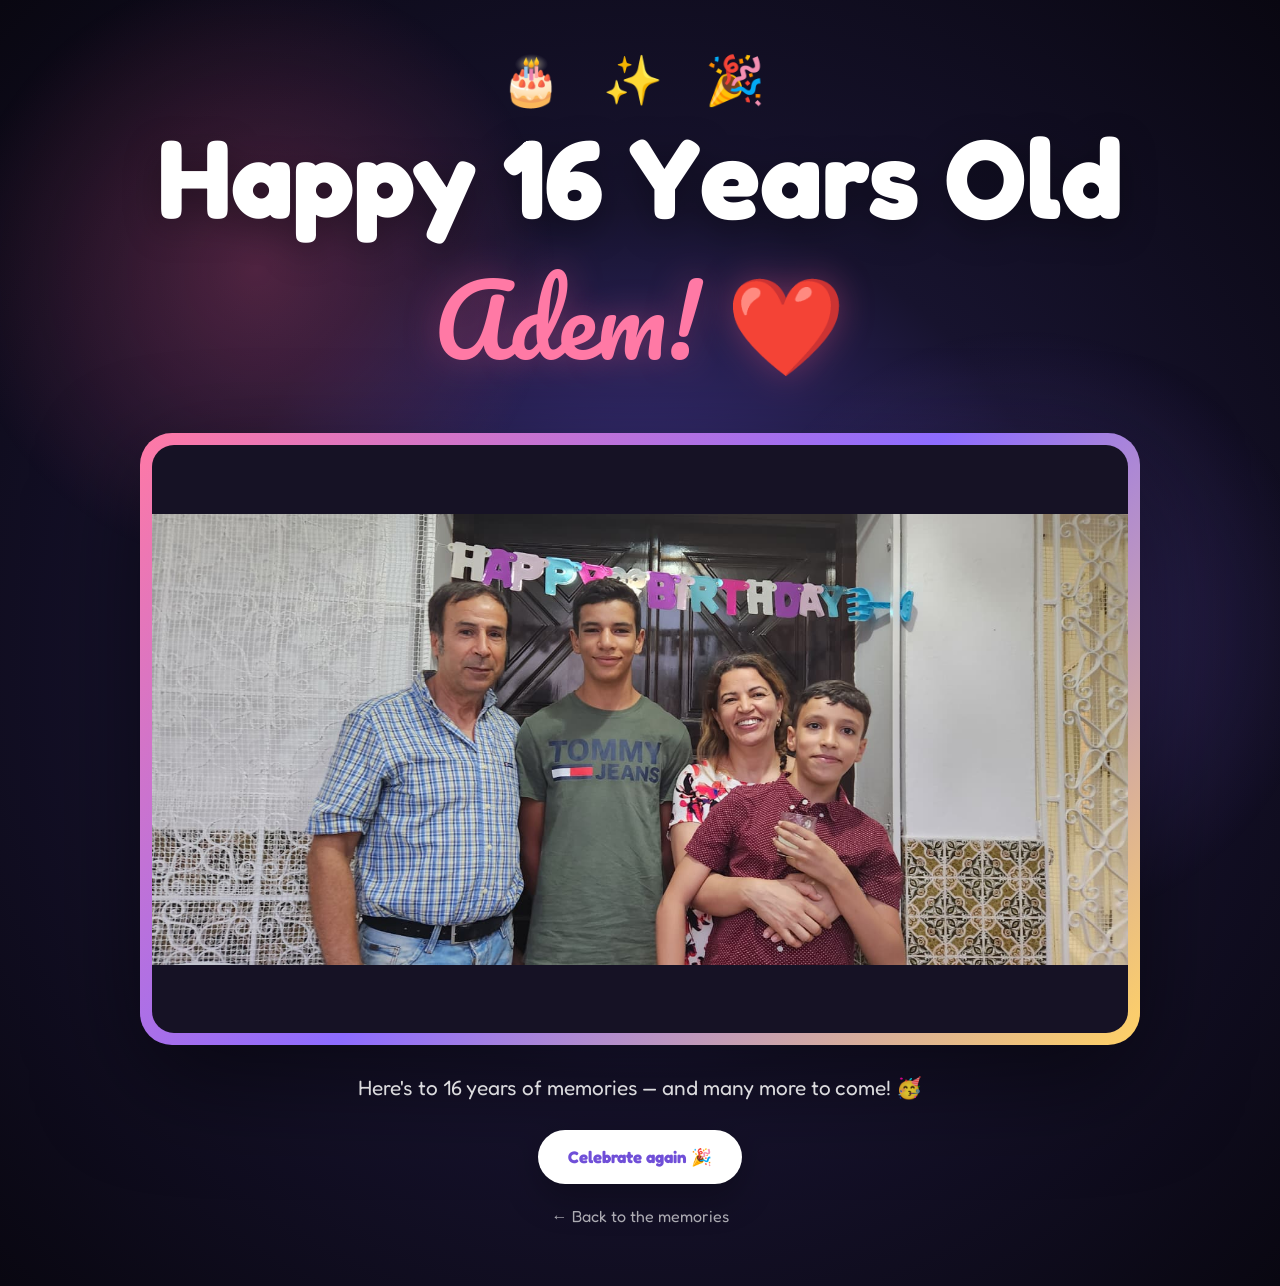
<file: final.html>
<!DOCTYPE html>
<html lang="en">
<head>
  <meta charset="UTF-8">
  <meta name="viewport" content="width=device-width, initial-scale=1.0">
  <title>Happy 16 Years Old, Adem! 🎉</title>
  <link rel="preconnect" href="https://fonts.googleapis.com">
  <link rel="preconnect" href="https://fonts.gstatic.com" crossorigin>
  <link href="https://fonts.googleapis.com/css2?family=Fredoka:wght@400;500;600;700&family=Pacifico&display=swap" rel="stylesheet">
  <link rel="stylesheet" href="final.css">
</head>
<body>
  <div class="stars"></div>
  <main>
    <div class="top-message">🎂 ✨ 🎉</div>
    <h1>Happy 16 Years Old</h1>
    <h2>Adem! ❤️</h2>

    <div class="photo-frame">
      <img src="photos/final-photo.jpg" alt="Adem - final birthday photo"
           onerror="this.style.display='none'; document.getElementById('finalPlaceholder').style.display='flex';">
      <div id="finalPlaceholder">
        <span>📸</span>
        <strong>Add the final photo here</strong>
        <small>Replace photos/final-photo.jpg</small>
      </div>
    </div>

    <p class="final-note">Here's to 16 years of memories — and many more to come! 🥳</p>
    <button onclick="launchConfetti(180)">Celebrate again 🎉</button>
    <a href="index.html">← Back to the memories</a>
  </main>
  <script>
    function launchConfetti(amount) {
      const pieces = ["🎉","✨","🎈","⭐","💜","💗","💛","🥳"];
      for (let i = 0; i < amount; i++) {
        const p = document.createElement("div");
        p.className = "confetti";
        p.textContent = pieces[Math.floor(Math.random()*pieces.length)];
        p.style.left = Math.random()*100 + "vw";
        p.style.fontSize = (12 + Math.random()*18) + "px";
        p.style.animationDuration = (2 + Math.random()*4) + "s";
        document.body.appendChild(p);
        setTimeout(() => p.remove(), 6500);
      }
    }
    window.addEventListener("load", () => setTimeout(() => launchConfetti(100), 300));
  </script>
</body>
</html>
</file>
<file: final.css>
* { box-sizing: border-box; }
html, body { margin: 0; min-height: 100%; }
body {
  min-height: 100vh;
  display: grid;
  place-items: center;
  overflow-x: hidden;
  color: white;
  font-family: "Fredoka", sans-serif;
  background: radial-gradient(circle at center, #493c9d 0%, #17132e 48%, #090711 100%);
}
body::before {
  content: "";
  position: fixed;
  inset: 0;
  background:
    radial-gradient(circle at 20% 30%, rgba(255,92,138,.25), transparent 25%),
    radial-gradient(circle at 80% 70%, rgba(141,108,255,.25), transparent 25%);
  pointer-events: none;
}
main {
  width: min(1150px, 94vw);
  text-align: center;
  padding: 50px 15px 60px;
  position: relative;
  z-index: 2;
}
.top-message { font-size: 3rem; letter-spacing: 15px; animation: float 3s infinite ease-in-out; }
h1 {
  margin: 15px 0 0;
  font-size: clamp(3rem, 9vw, 7rem);
  line-height: .95;
  text-shadow: 0 10px 35px rgba(0,0,0,.35);
}
h2 {
  margin: 5px 0 30px;
  font: clamp(3rem, 8vw, 6rem) "Pacifico", cursive;
  color: #ff79a5;
  text-shadow: 0 0 35px rgba(255,92,138,.35);
}
.photo-frame {
  width: min(1000px, 92vw);
  height: min(68vh, 760px);
  margin: auto;
  padding: 12px;
  border-radius: 32px;
  background: linear-gradient(135deg, #ff79a5, #8d6cff, #ffd166);
  box-shadow: 0 35px 100px rgba(0,0,0,.5);
}
.photo-frame img {
  width: 100%;
  height: 100%;
  object-fit: contain;
  border-radius: 22px;
  background: #161225;
}
#finalPlaceholder {
  width: 100%;
  height: 100%;
  display: none;
  flex-direction: column;
  align-items: center;
  justify-content: center;
  border-radius: 22px;
  background: #161225;
  gap: 10px;
}
#finalPlaceholder span { font-size: 5rem; }
#finalPlaceholder strong { font-size: 1.4rem; }
#finalPlaceholder small { opacity: .6; }
.final-note {
  font-size: 1.3rem;
  margin: 30px auto;
  opacity: .85;
}
button {
  border: 0;
  border-radius: 999px;
  padding: 17px 30px;
  font: 700 1.05rem "Fredoka", sans-serif;
  cursor: pointer;
  color: #704fd8;
  background: white;
  box-shadow: 0 15px 35px rgba(0,0,0,.25);
  transition: .2s;
}
button:hover { transform: scale(1.06) translateY(-3px); }
a {
  display: block;
  margin-top: 22px;
  color: white;
  opacity: .65;
  text-decoration: none;
}
a:hover { opacity: 1; }
.confetti {
  position: fixed;
  top: -30px;
  z-index: 10;
  animation: fall linear forwards;
}
@keyframes fall {
  to { transform: translateY(110vh) rotate(720deg); opacity: 0; }
}
@keyframes float {
  50% { transform: translateY(-12px) rotate(2deg); }
}
@media (max-width: 600px) {
  main { padding-top: 30px; }
  .photo-frame { height: 58vh; padding: 8px; border-radius: 22px; }
  .photo-frame img { border-radius: 16px; }
  .top-message { font-size: 2rem; }
}
</file>
